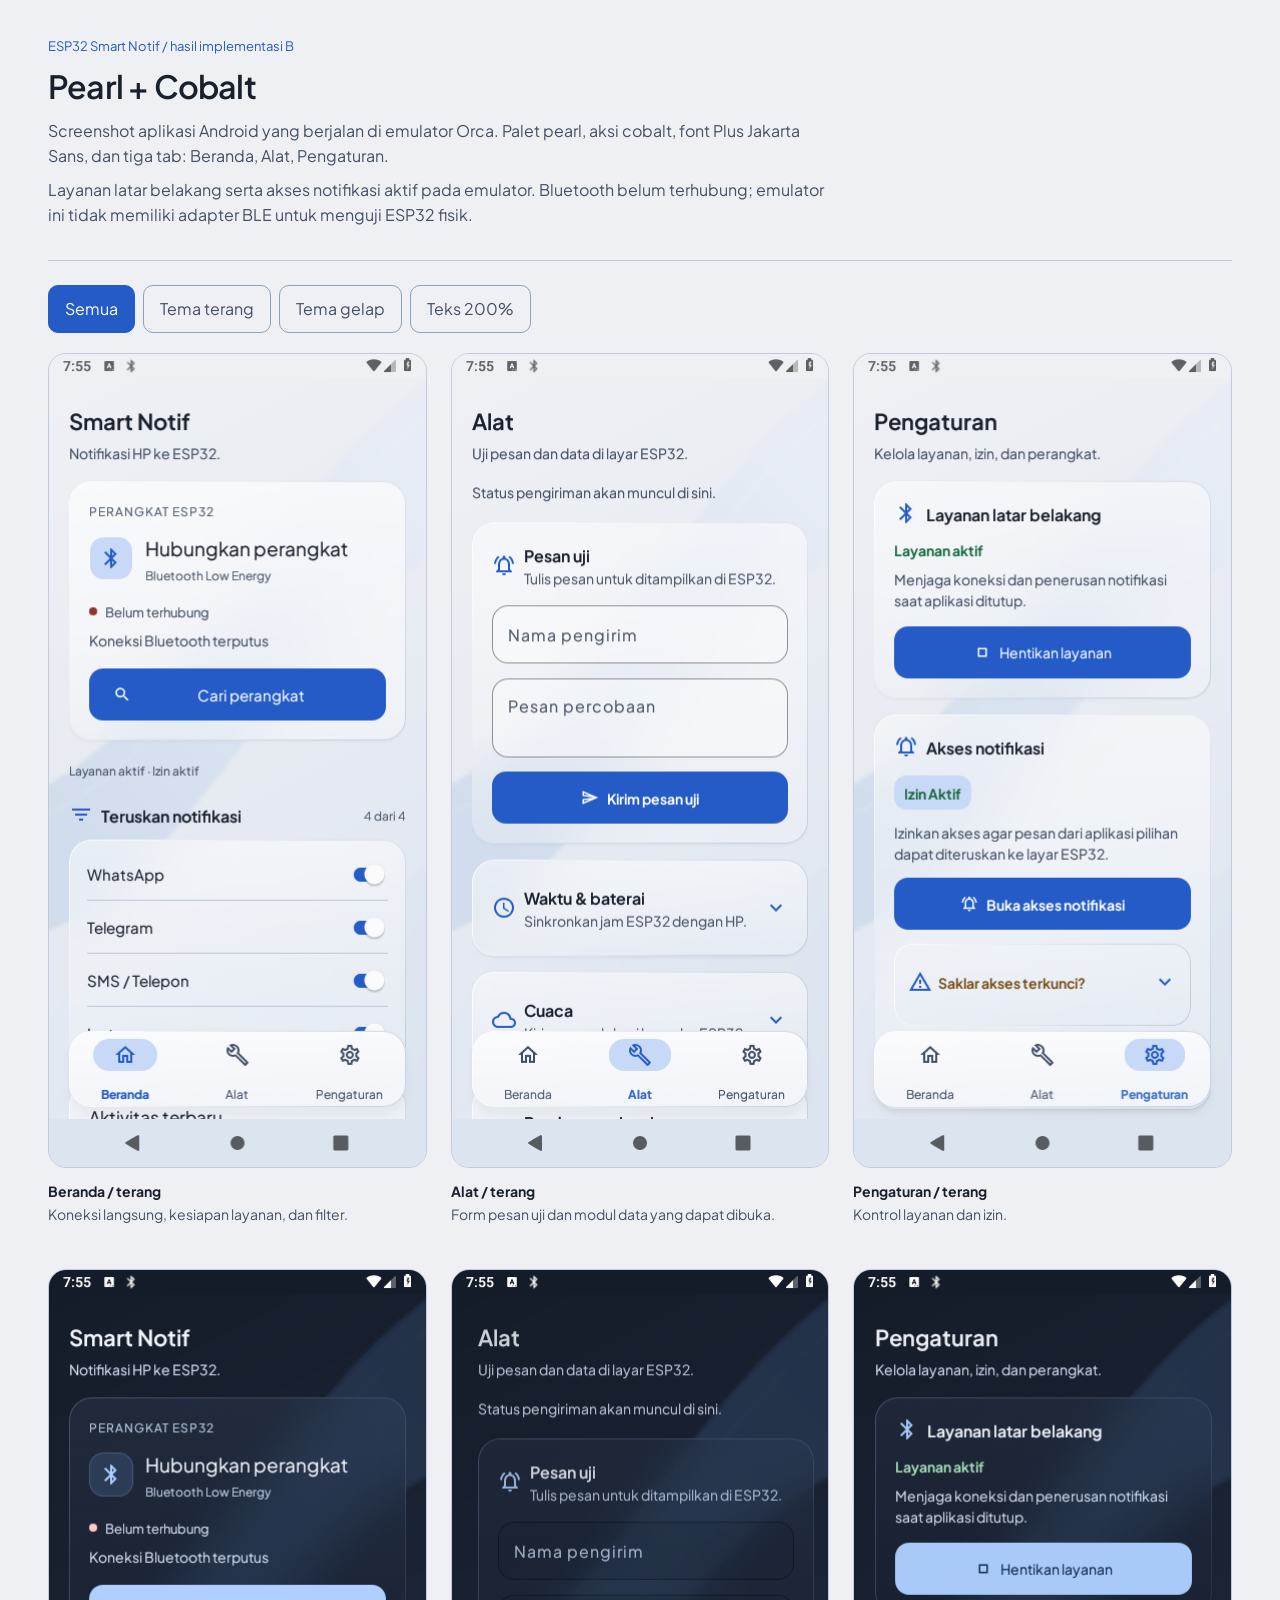
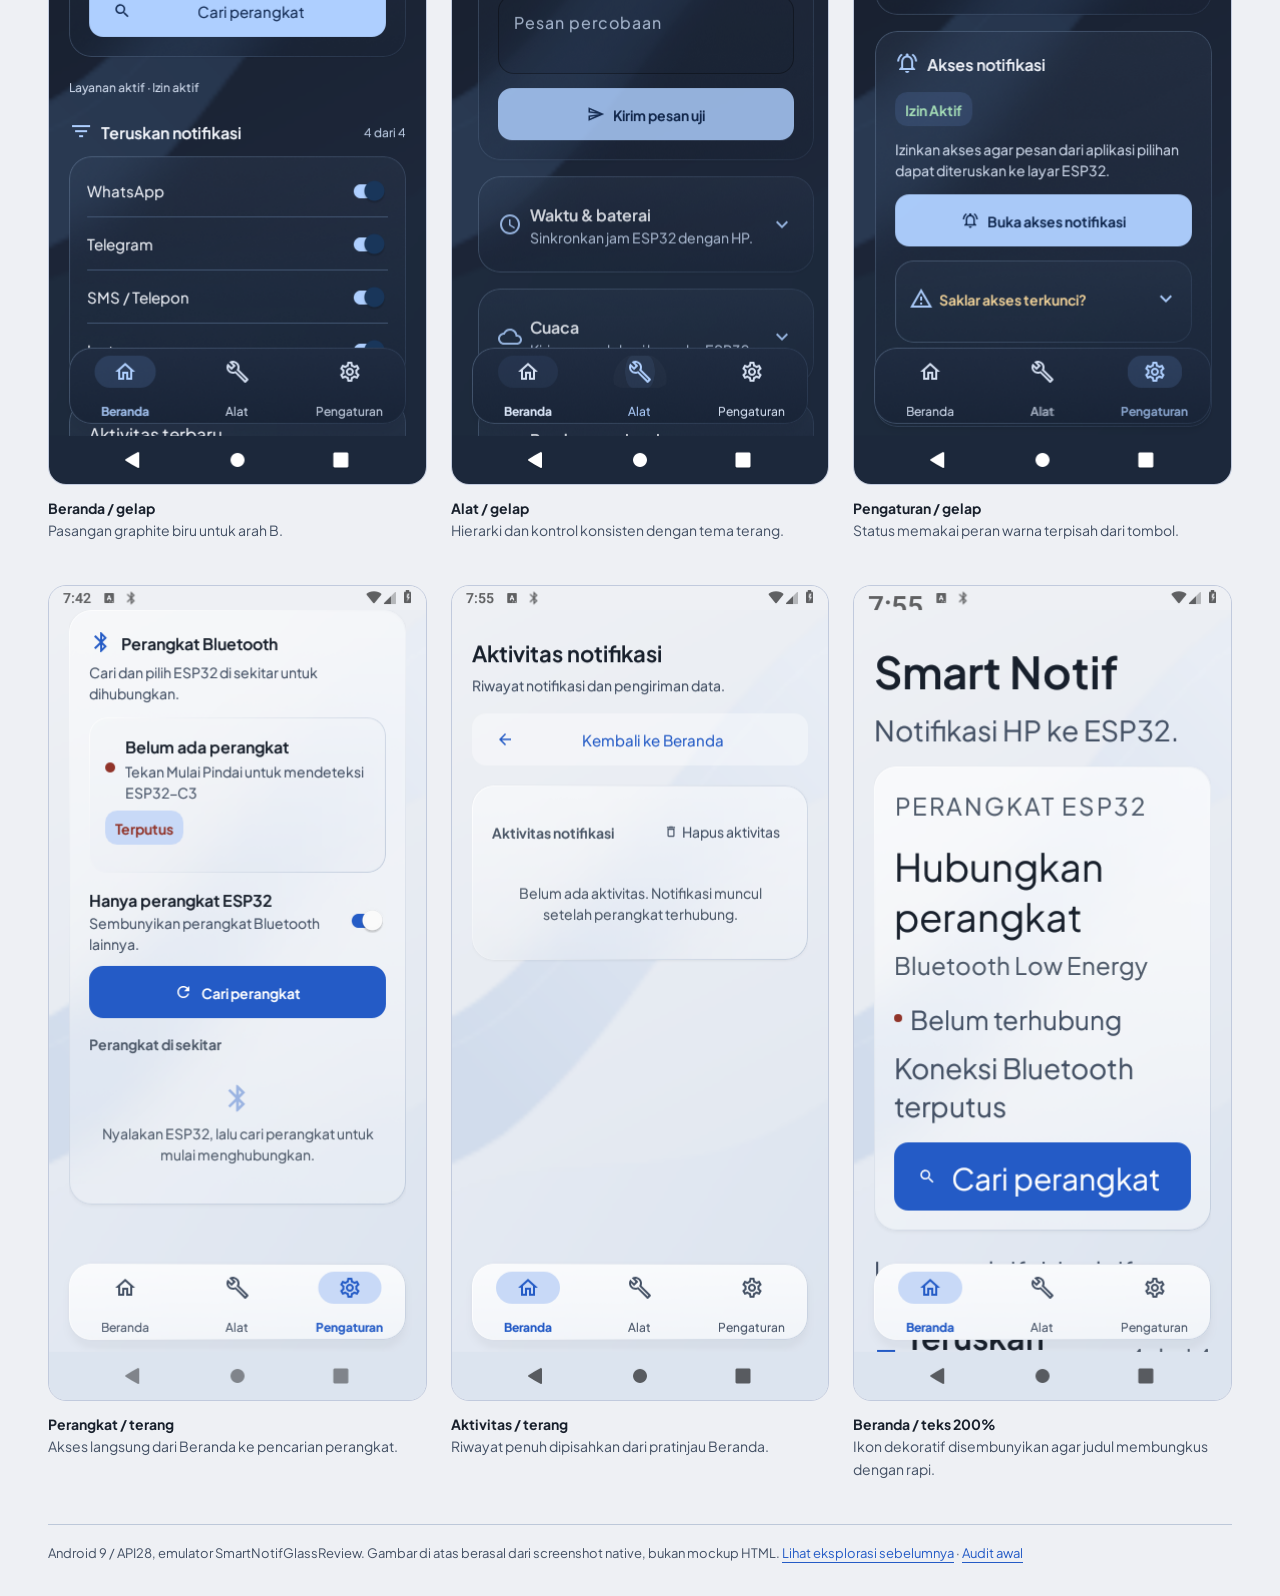
<file: android_app/design-review/2026-10-03/native/index.html>
<!doctype html>
<html lang="id"><head><meta charset="utf-8"><meta name="viewport" content="width=device-width,initial-scale=1"><title>Pearl + Cobalt — hasil native</title><link rel="stylesheet" href="../fonts/jakarta.css"><style>
*{box-sizing:border-box}body{margin:0;background:#eef0f4;color:#18202c;font-family:'Plus Jakarta Sans',sans-serif;line-height:1.6}.wrap{max-width:1240px;margin:auto;padding:32px 28px}header{border-bottom:1px solid #bdc8d9;padding-bottom:24px;margin-bottom:24px}h1{font-size:32px;line-height:1.25;letter-spacing:-.8px;font-weight:600;margin:8px 0 12px}p{color:#435064;margin:8px 0;max-width:780px}.eyebrow{font-size:13px;color:#245bc6}.filters{display:flex;flex-wrap:wrap;gap:8px;margin:20px 0}button{font:inherit;background:transparent;color:#435064;border:1px solid #8b9fbe;min-height:48px;padding:10px 16px;border-radius:10px;cursor:pointer}button[aria-pressed=true]{background:#245bc6;color:white;border-color:#245bc6}button:focus-visible,a:focus-visible{outline:3px solid #245bc6;outline-offset:4px}.grid{display:grid;grid-template-columns:repeat(3,minmax(0,1fr));gap:24px}figure{margin:0;min-width:0}figure[hidden]{display:none}figure a{display:block}img{display:block;width:100%;height:auto;border-radius:18px;border:1px solid #c1cadd;background:#e3e9f2}figcaption{font-size:14px;padding:12px 0 20px;color:#435064}strong{color:#18202c}a{color:#245bc6;text-underline-offset:4px}footer{border-top:1px solid #bdc8d9;padding-top:18px;margin-top:24px;font-size:13px;color:#435064}@media(max-width:880px){.grid{grid-template-columns:repeat(2,minmax(0,1fr))}.wrap{padding:24px 18px}}@media(max-width:540px){.grid{grid-template-columns:1fr;max-width:376px;margin:auto}h1{font-size:26px}}@media(prefers-reduced-motion:reduce){*{scroll-behavior:auto}}
</style></head><body><main class="wrap"><header><span class="eyebrow">ESP32 Smart Notif / hasil implementasi B</span><h1>Pearl + Cobalt</h1><p>Screenshot aplikasi Android yang berjalan di emulator Orca. Palet pearl, aksi cobalt, font Plus Jakarta Sans, dan tiga tab: Beranda, Alat, Pengaturan.</p><p>Layanan latar belakang serta akses notifikasi aktif pada emulator. Bluetooth belum terhubung; emulator ini tidak memiliki adapter BLE untuk menguji ESP32 fisik.</p></header><div class="filters" role="group" aria-label="Filter screenshot"><button data-filter="all" aria-pressed="true">Semua</button><button data-filter="light" aria-pressed="false">Tema terang</button><button data-filter="dark" aria-pressed="false">Tema gelap</button><button data-filter="large" aria-pressed="false">Teks 200%</button></div><section class="grid" aria-label="Screenshot native">
<figure data-theme="light"><a href="home-light.png"><img src="home-light.png" alt="Beranda tema terang dengan panel koneksi, ringkasan kesiapan dan filter aplikasi" width="376" height="812"></a><figcaption><strong>Beranda / terang</strong><br>Koneksi langsung, kesiapan layanan, dan filter.</figcaption></figure>
<figure data-theme="light"><a href="tools-light.png"><img src="tools-light.png" alt="Tab Alat tema terang menampilkan pesan uji dan modul waktu" width="376" height="812"></a><figcaption><strong>Alat / terang</strong><br>Form pesan uji dan modul data yang dapat dibuka.</figcaption></figure>
<figure data-theme="light"><a href="settings-light.png"><img src="settings-light.png" alt="Pengaturan tema terang menampilkan layanan aktif dan akses notifikasi" width="376" height="812"></a><figcaption><strong>Pengaturan / terang</strong><br>Kontrol layanan dan izin.</figcaption></figure>
<figure data-theme="dark"><a href="home-dark.png"><img src="home-dark.png" alt="Beranda tema gelap dengan kaca graphite dan aksen cobalt terang" width="376" height="812" loading="lazy"></a><figcaption><strong>Beranda / gelap</strong><br>Pasangan graphite biru untuk arah B.</figcaption></figure>
<figure data-theme="dark"><a href="tools-dark.png"><img src="tools-dark.png" alt="Alat tema gelap dengan pesan uji dan modul waktu" width="376" height="812" loading="lazy"></a><figcaption><strong>Alat / gelap</strong><br>Hierarki dan kontrol konsisten dengan tema terang.</figcaption></figure>
<figure data-theme="dark"><a href="settings-dark.png"><img src="settings-dark.png" alt="Pengaturan tema gelap dengan layanan aktif dan akses notifikasi" width="376" height="812" loading="lazy"></a><figcaption><strong>Pengaturan / gelap</strong><br>Status memakai peran warna terpisah dari tombol.</figcaption></figure>
<figure data-theme="light"><a href="device-light.png"><img src="device-light.png" alt="Detail perangkat Bluetooth yang dibuka dari tombol koneksi Beranda" width="376" height="812" loading="lazy"></a><figcaption><strong>Perangkat / terang</strong><br>Akses langsung dari Beranda ke pencarian perangkat.</figcaption></figure>
<figure data-theme="light"><a href="activity-light.png"><img src="activity-light.png" alt="Halaman aktivitas kosong dengan tombol kembali ke Beranda" width="376" height="812" loading="lazy"></a><figcaption><strong>Aktivitas / terang</strong><br>Riwayat penuh dipisahkan dari pratinjau Beranda.</figcaption></figure>
<figure data-theme="large"><a href="home-large-text.png"><img src="home-large-text.png" alt="Beranda dengan teks 200 persen, judul perangkat memakai lebar penuh" width="376" height="812" loading="lazy"></a><figcaption><strong>Beranda / teks 200%</strong><br>Ikon dekoratif disembunyikan agar judul membungkus dengan rapi.</figcaption></figure>
</section><footer>Android 9 / API28, emulator SmartNotifGlassReview. Gambar di atas berasal dari screenshot native, bukan mockup HTML. <a href="../directions.html">Lihat eksplorasi sebelumnya</a> · <a href="../audit-and-references.md">Audit awal</a></footer></main><script>
document.querySelectorAll('[data-filter]').forEach(button=>button.addEventListener('click',()=>{document.querySelectorAll('[data-filter]').forEach(b=>b.setAttribute('aria-pressed',String(b===button)));document.querySelectorAll('[data-theme]').forEach(f=>f.hidden=button.dataset.filter!=='all'&&f.dataset.theme!==button.dataset.filter);}));
</script></body></html>
</file>
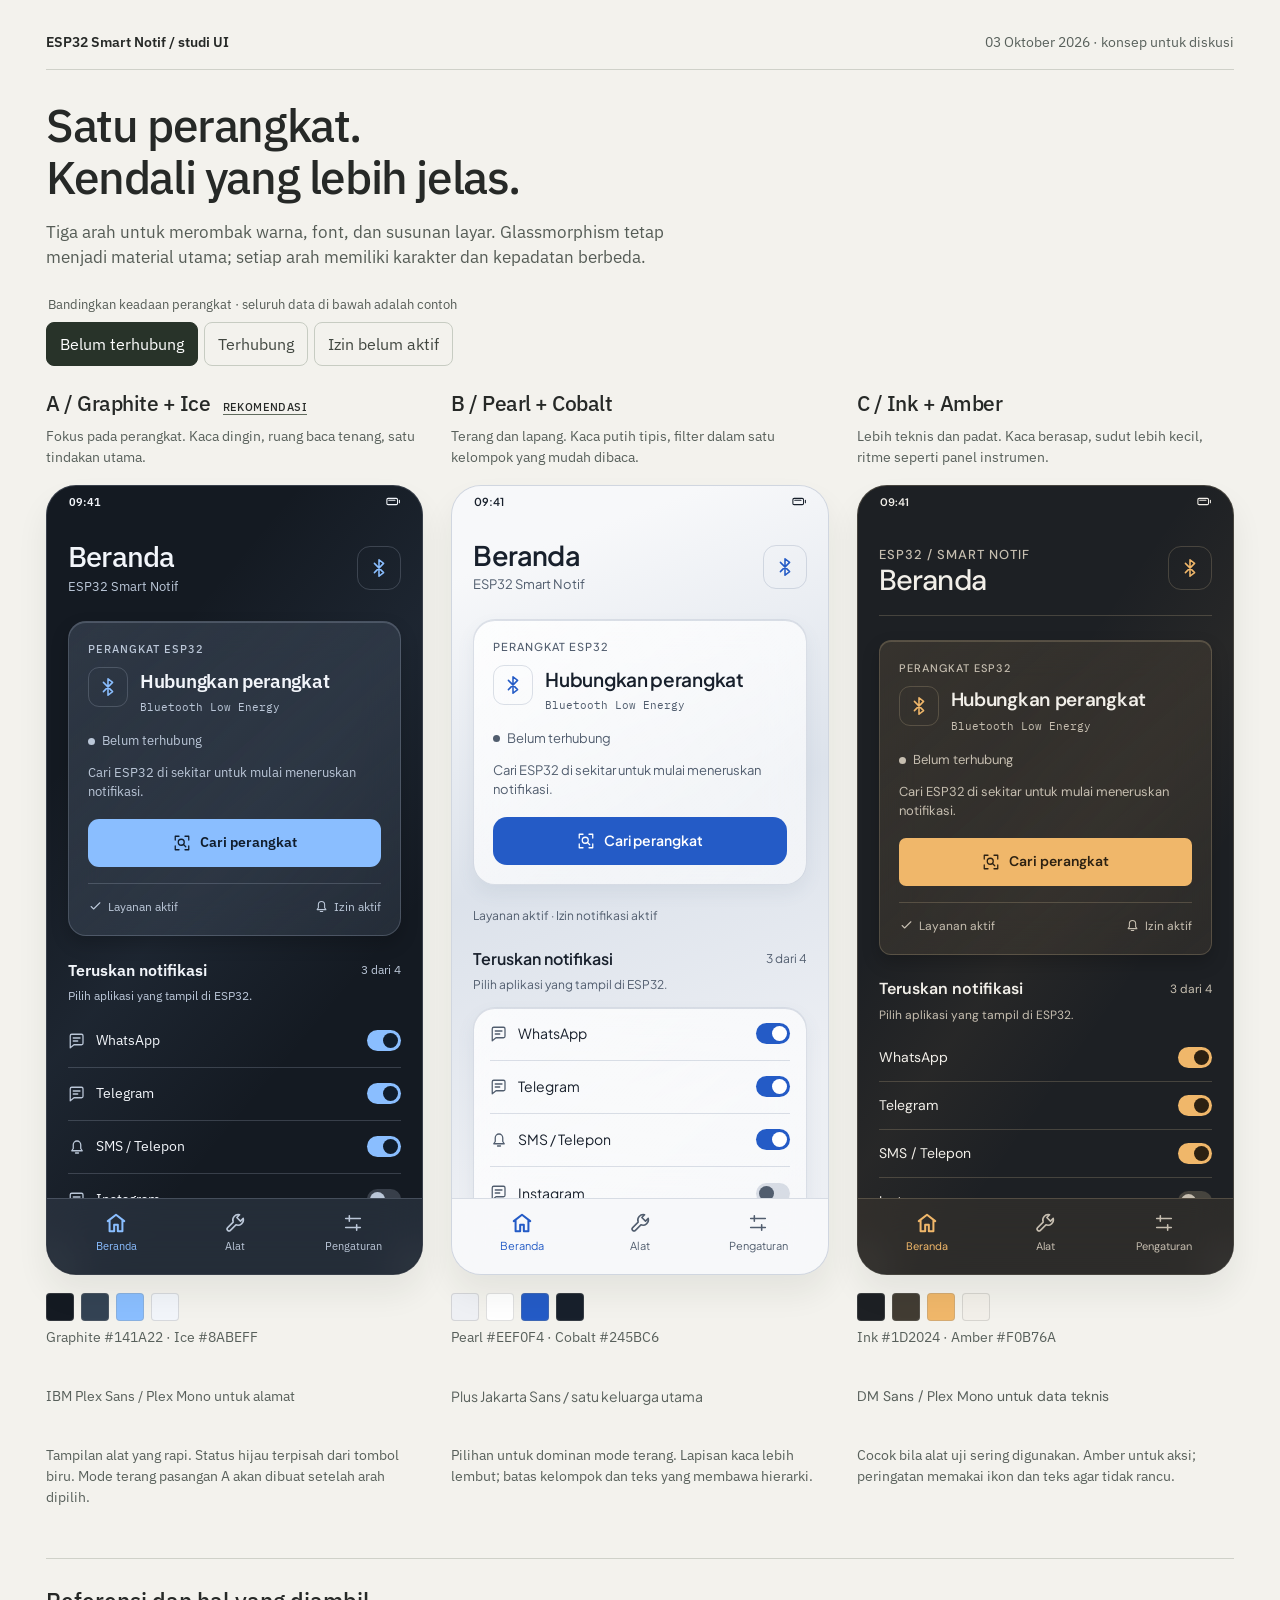
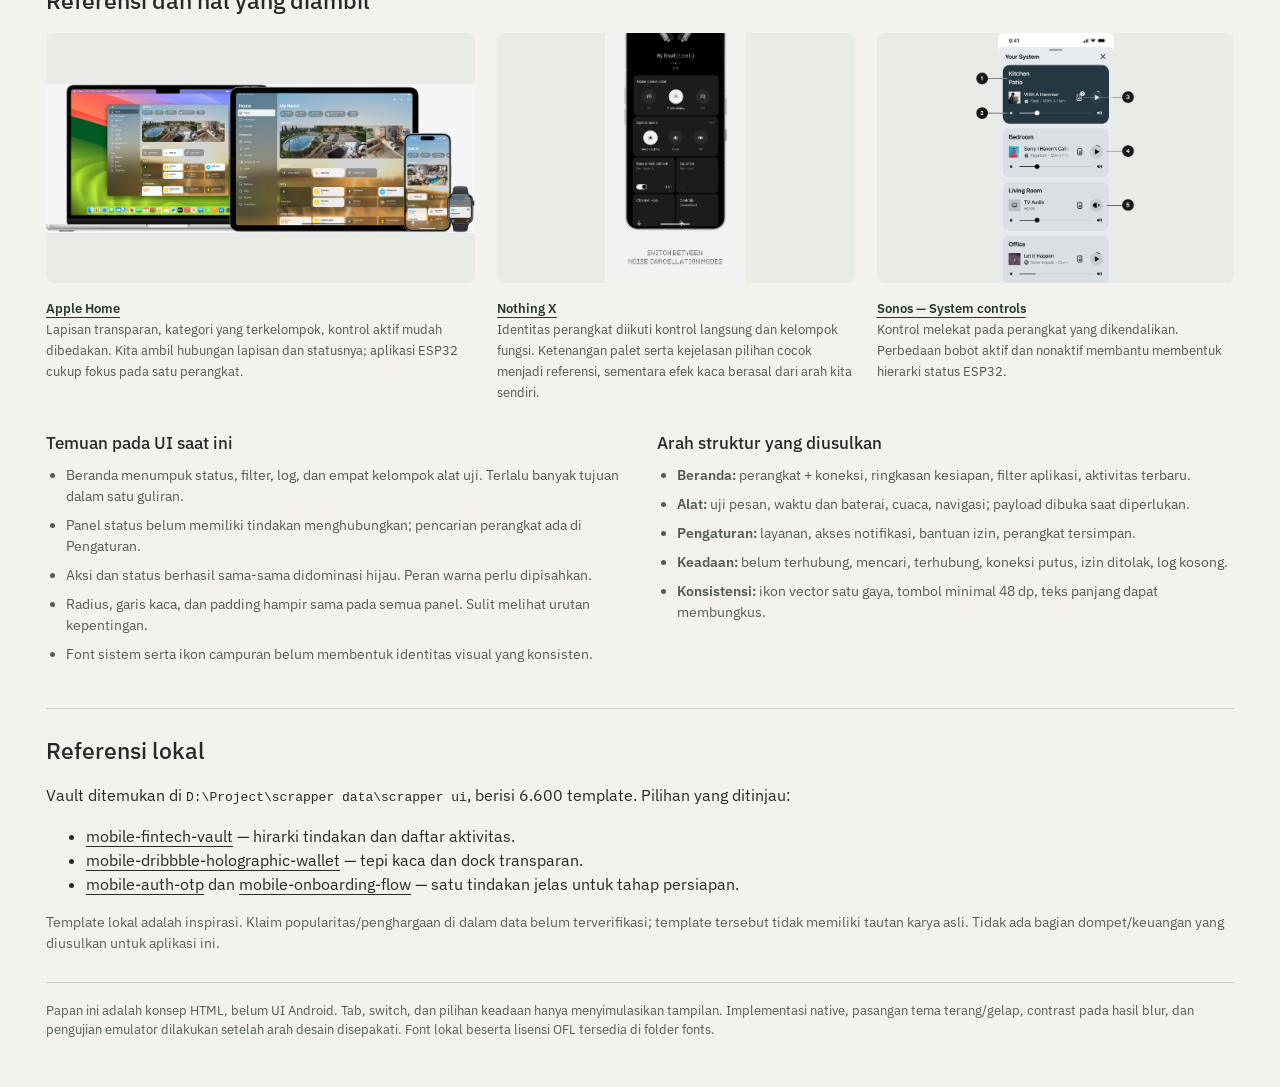
<file: android_app/design-review/2026-10-03/directions.html>
<!doctype html>
<html lang="id">
<head>
<meta charset="utf-8"><meta name="viewport" content="width=device-width, initial-scale=1">
<title>ESP32 Smart Notif — diskusi arah UI</title>
<link rel="stylesheet" href="fonts/plex.css"><link rel="stylesheet" href="fonts/jakarta.css"><link rel="stylesheet" href="fonts/dm.css"><link rel="stylesheet" href="fonts/mono.css">
<style>
:root{font-family:'IBM Plex Sans',sans-serif;color:#262927;background:#f3f2ed;font-synthesis:none;line-height:1.5}*{box-sizing:border-box}body{margin:0}button,a,input{font:inherit}button{cursor:pointer}a{color:inherit;text-underline-offset:4px}button:focus-visible,a:focus-visible,input:focus-visible{outline:3px solid #277bc4;outline-offset:4px}svg{width:22px;height:22px;fill:none;stroke:currentColor;stroke-width:1.7;stroke-linecap:round;stroke-linejoin:round;flex-shrink:0}.symbols{position:absolute;width:0;height:0;overflow:hidden}.wrap{max-width:1260px;padding:32px 36px 48px;margin:auto}.topline{display:flex;align-items:center;justify-content:space-between;gap:16px;border-bottom:1px solid #cfd1c9;padding-bottom:16px;font-size:14px}.wordmark{font-weight:600}.edition{color:#58605b}header{padding:30px 0 24px;max-width:820px}h1{font-size:clamp(30px,4vw,46px);line-height:1.13;font-weight:500;letter-spacing:-1.4px;margin:0 0 16px}header p{max-width:680px;font-size:17px;color:#555c56;margin:0}.review-controls{display:flex;gap:12px;align-items:center;flex-wrap:wrap;padding-bottom:22px}.review-controls fieldset{border:0;padding:0;margin:0;display:flex;gap:6px;flex-wrap:wrap}.review-controls legend{font-size:13px;color:#545b55;margin-bottom:8px}.state{min-height:44px;padding:8px 13px;border:1px solid #c7ccc2;border-radius:8px;background:transparent;color:#414740}.state[aria-pressed=true]{background:#283329;border-color:#283329;color:white}.compare{display:grid;grid-template-columns:repeat(3,minmax(0,1fr));gap:28px}.direction{min-width:0}.direction>h2{font-size:21px;font-weight:500;margin:0;letter-spacing:-.5px}.direction>p{font-size:14px;color:#58605b;margin:6px 0 15px;min-height:44px}.preferred{font-size:11px;letter-spacing:.4px;text-transform:uppercase;border-bottom:1px solid #606b5d;margin-left:8px;white-space:nowrap}.phone{--bg:#141a22;--surface:rgba(58,69,84,.46);--text:#f2f5fa;--muted:#bbc7d8;--accent:#8abeff;--onaccent:#101d2c;--edge:rgba(220,234,255,.18);--success:#98d8b0;--danger:#ffb4a9;--shadow:rgba(0,0,0,.2);--radius:18px;--font:'IBM Plex Sans';height:790px;border-radius:30px;border:1px solid var(--edge);box-shadow:0 18px 32px #222a2312;overflow:hidden;position:relative;background:var(--bg);color:var(--text);font-family:var(--font),sans-serif;isolation:isolate}.phone:before{content:'';position:absolute;inset:0;background:linear-gradient(130deg,transparent 24%,#80a2cf16 47%,transparent 70%);z-index:-1}.pearl{--bg:#eef0f4;--surface:rgba(255,255,255,.56);--text:#18202c;--muted:#515d6e;--accent:#245bc6;--onaccent:#fff;--edge:rgba(102,119,149,.22);--success:#16683d;--danger:#91342a;--shadow:rgba(79,100,127,.08);--radius:22px;--font:'Plus Jakarta Sans'}.pearl:before{background:linear-gradient(160deg,#fff8 10%,#c1cddd66 45%,#e7ebf233 78%)}.amber{--bg:#1d2024;--surface:rgba(66,60,51,.44);--text:#f2efe9;--muted:#c6beb0;--accent:#f0b76a;--onaccent:#2c2112;--edge:rgba(236,209,164,.2);--success:#a4d5ad;--danger:#ffb4a9;--radius:12px;--font:'DM Sans'}.amber:before{background:linear-gradient(125deg,transparent 36%,#e2b16c0d 52%,transparent 67%)}.systembar{height:31px;padding:8px 22px 0;display:flex;justify-content:space-between;font-size:11px;font-weight:600}.systembar svg{width:15px;height:15px}.screen{height:calc(100% - 107px);overflow:auto;scrollbar-width:thin;scrollbar-color:var(--edge) transparent;padding:23px 21px 26px;overscroll-behavior:contain}.app-head{display:flex;justify-content:space-between;gap:10px;align-items:center;margin-bottom:24px}.app-head h3{font-size:29px;line-height:1.12;letter-spacing:-.8px;font-weight:500;margin:0}.app-head p{color:var(--muted);font-size:13px;margin:5px 0 0}.app-head .mark{padding:10px;border:1px solid var(--edge);border-radius:13px;color:var(--accent);display:flex}.pearl .app-head h3{font-size:27px;font-weight:600}.amber .app-head{border-bottom:1px solid var(--edge);padding-bottom:18px}.amber .app-head h3{font-weight:500}.eyebrow{color:var(--muted);font-size:11px;letter-spacing:1px;text-transform:uppercase;font-weight:500;margin:0 0 10px}.glass{background:linear-gradient(140deg,var(--surface),transparent),var(--surface);border:1px solid var(--edge);border-radius:var(--radius);box-shadow:inset 0 1px 0 var(--edge),0 8px 18px var(--shadow);backdrop-filter:blur(18px);padding:19px;margin-bottom:22px}.device-top{display:flex;gap:12px;align-items:flex-start;margin-bottom:16px}.device-top .device-icon{width:40px;height:40px;color:var(--accent);display:grid;place-items:center;border-radius:11px;border:1px solid var(--edge)}.device-top strong{font-weight:600;font-size:19px;display:block;letter-spacing:-.3px}.device-top .mono{margin-top:3px}.mono{font-family:'IBM Plex Mono',monospace;font-size:11px;color:var(--muted);overflow-wrap:anywhere}.status-label{display:flex;align-items:center;gap:7px;font-size:13px;color:var(--muted);margin-bottom:12px}.status-dot{width:7px;height:7px;border-radius:50%;background:var(--muted)}.connected .status-dot{background:var(--success)}.connected .status-label{color:var(--success)}.device-note{font-size:13px;line-height:1.5;color:var(--muted);margin:0 0 17px}.phone button{color:var(--text)}.action{border:0;border-radius:11px;background:var(--accent);color:var(--onaccent)!important;min-height:48px;width:100%;font-size:14px;font-weight:600;display:flex;align-items:center;justify-content:center;gap:9px;padding:10px 12px}.action svg{width:18px;height:18px}.pearl .action{border-radius:14px}.amber .action{border-radius:7px}.action.secondary{background:transparent;color:var(--accent)!important;border:1px solid var(--edge)}.service-rail{display:flex;justify-content:space-between;gap:10px;font-size:12px;color:var(--muted);padding-top:14px;border-top:1px solid var(--edge);margin-top:16px}.service-rail span{display:flex;align-items:center;gap:5px}.service-rail svg{width:15px;height:15px}.section-heading{display:flex;justify-content:space-between;gap:10px;align-items:center;margin:22px 0 5px}.section-heading h4{font-size:16px;font-weight:600;margin:0}.section-heading small{color:var(--muted);font-size:12px}.section-desc{font-size:12px;color:var(--muted);margin:0 0 10px}.filters{margin-bottom:22px}.filter{min-height:53px;width:100%;padding:9px 0;display:flex;align-items:center;justify-content:space-between;gap:12px;border:0;border-bottom:1px solid var(--edge);background:transparent;text-align:left;font-size:14px}.filter-label{display:flex;align-items:center;gap:10px}.filter-label svg{width:18px;height:18px;color:var(--muted)}.toggle{width:34px;height:21px;border-radius:11px;background:var(--accent);position:relative;flex-shrink:0}.toggle:after{content:'';width:15px;height:15px;position:absolute;right:3px;top:3px;background:var(--onaccent);border-radius:50%}.filter[aria-checked=false] .toggle{background:var(--edge)}.filter[aria-checked=false] .toggle:after{left:3px;right:auto;background:var(--muted)}.pearl .filters{padding:0 16px;margin-top:13px}.pearl .filter:last-child{border-bottom:0}.amber .filter{min-height:48px}.activity{border-left:2px solid var(--edge);padding-left:13px;color:var(--muted);font-size:13px;margin-top:16px}.activity strong{font-size:13px;font-weight:500;color:var(--text)}.activity p{margin:4px 0}.text-action{background:transparent;border:0;padding:10px 0;font-size:12px;color:var(--accent)!important;min-height:44px;text-align:left}.notice{background:var(--surface);border-radius:9px;border:1px solid var(--edge);padding:13px;font-size:13px;margin-bottom:20px;display:flex;gap:10px}.notice svg{width:18px;color:var(--accent)}.notice p{margin:0}.notice strong{display:block;font-size:13px}.tool-row{width:100%;background:transparent;border:0;border-bottom:1px solid var(--edge);padding:17px 0;display:flex;gap:12px;align-items:center;text-align:left;min-height:65px}.tool-row>svg:first-child{color:var(--accent)}.tool-row>svg:last-child{margin-left:auto;width:17px}.tool-row strong{display:block;font-size:15px;font-weight:500}.tool-row small{font-size:12px;color:var(--muted)}.settings-panel h4{font-size:16px;margin:0 0 8px}.settings-panel p{font-size:13px;color:var(--muted);margin:0 0 16px}.settings-panel .state-label{color:var(--success)}.bottom-nav{height:76px;position:absolute;bottom:0;left:0;right:0;border-top:1px solid var(--edge);background:var(--surface);backdrop-filter:blur(22px);display:grid;grid-template-columns:repeat(3,1fr);padding:6px 10px 12px}.bottom-nav button{border:0;background:transparent;color:var(--muted);min-height:48px;display:flex;align-items:center;justify-content:center;flex-direction:column;gap:4px;font-size:11px}.bottom-nav button[aria-pressed=true]{color:var(--accent)}.bottom-nav button[aria-pressed=true] svg{stroke-width:2.2}.phone-note{font-size:12px;color:var(--muted);padding:8px 0}.swatches{display:flex;gap:7px;margin-top:18px}.swatch{border-radius:4px;width:28px;height:28px;border:1px solid #8884}.palette-label{font-size:12px;color:#535c54;margin:8px 0}.type-spec{font-size:14px;margin:6px 0 0}.rationale{font-size:14px;color:#596259;margin:10px 0}.reference-block{border-top:1px solid #cfd1c9;margin-top:35px;padding-top:24px}.reference-block h2{font-size:23px;font-weight:500;margin:0 0 16px}.reference-grid{display:grid;grid-template-columns:1.2fr 1fr 1fr;gap:22px}.reference-grid figure{margin:0;min-width:0}.reference-grid img{width:100%;height:250px;object-fit:contain;background:#e9ebe7;border-radius:8px}.reference-grid figcaption{font-size:13px;color:#4f594f;margin-top:10px;line-height:1.6}.reference-grid figcaption a{font-weight:600;color:#29372c}.audit{display:grid;grid-template-columns:1fr 1fr;gap:34px;margin-top:28px}.audit h3{font-size:17px;font-weight:500;margin:0 0 8px}.audit p,.audit li{font-size:14px;color:#535c54}.audit ul{margin:0;padding-left:20px}.audit li{margin-bottom:8px}.draft-foot{margin-top:28px;padding-top:18px;border-top:1px solid #cfd1c9;font-size:13px;color:#535c54}dialog{max-width:450px;width:calc(100% - 36px);padding:25px;border-radius:14px;border:1px solid #c2c8be;background:#f3f2ed;color:#263129}dialog::backdrop{background:#0d180d88}dialog h2{font-size:22px;font-weight:500;margin:0 0 12px}dialog button{min-height:44px;padding:8px 16px;background:#283329;color:white;border-radius:8px;border:0}dialog p{font-size:15px}.hidden{display:none}@media(max-width:1000px){.wrap{padding:24px}.compare{gap:15px}.screen{padding:22px 15px}.device-top strong{font-size:17px}.phone{height:810px}}@media(max-width:800px){.compare{grid-template-columns:1fr}.direction{max-width:420px;width:100%;margin:0 auto 22px}.direction>p{min-height:0}.phone{height:780px}.screen{padding:23px 21px}.reference-grid,.audit{grid-template-columns:1fr}.reference-grid img{height:300px}.topline{align-items:flex-start;font-size:12px}.wrap{padding:22px 18px}h1{letter-spacing:-.7px}.reference-grid{gap:25px}}@media(prefers-reduced-motion:reduce){*{scroll-behavior:auto}}
</style>
</head>
<body>
<svg class="symbols" aria-hidden="true"><defs>
<symbol id="bluetooth" viewBox="0 0 24 24"><path d="m7 7 10 10-5 4V3l5 4L7 17"/></symbol>
<symbol id="home" viewBox="0 0 24 24"><path d="m3 10 9-7 9 7M5 9v12h5v-7h4v7h5V9"/></symbol>
<symbol id="tools" viewBox="0 0 24 24"><path d="m14 6 4 4 3-3a6 6 0 0 1-8 7l-6 6a2 2 0 0 1-3-3l6-6a6 6 0 0 1 7-8z"/></symbol>
<symbol id="settings" viewBox="0 0 24 24"><path d="M4 7h16M4 17h16M8 4v6M16 14v6"/></symbol>
<symbol id="bell" viewBox="0 0 24 24"><path d="M5 17h14l-2-3V9a5 5 0 0 0-10 0v5zM10 20h4"/></symbol>
<symbol id="message" viewBox="0 0 24 24"><path d="M20 15a2 2 0 0 1-2 2H8l-5 4V5a2 2 0 0 1 2-2h13a2 2 0 0 1 2 2zM7 8h9M7 12h6"/></symbol>
<symbol id="clock" viewBox="0 0 24 24"><circle cx="12" cy="12" r="9"/><path d="M12 7v5l3 2"/></symbol>
<symbol id="weather" viewBox="0 0 24 24"><path d="M5 17a4 4 0 0 1 0-8 5 5 0 0 1 9-1 5 5 0 1 1 3 9z"/></symbol>
<symbol id="arrow" viewBox="0 0 24 24"><path d="m9 5 7 7-7 7"/></symbol>
<symbol id="scan" viewBox="0 0 24 24"><path d="M8 3H3v5M16 3h5v5M21 16v5h-5M8 21H3v-5"/><circle cx="11" cy="11" r="4"/><path d="m14 14 3 3"/></symbol>
<symbol id="check" viewBox="0 0 24 24"><path d="m5 12 4 4L19 6"/></symbol>
<symbol id="nav" viewBox="0 0 24 24"><path d="m12 3 8 18-8-5-8 5z"/></symbol>
<symbol id="battery" viewBox="0 0 24 24"><rect x="3" y="7" width="17" height="10" rx="2"/><path d="M23 10v4M6 10h10"/></symbol>
<symbol id="warning" viewBox="0 0 24 24"><path d="m12 3 10 18H2zM12 9v4M12 17h.01"/></symbol>
</defs></svg>
<main class="wrap">
<div class="topline"><span class="wordmark">ESP32 Smart Notif / studi UI</span><span class="edition">03 Oktober 2026 · konsep untuk diskusi</span></div>
<header><h1>Satu perangkat.<br>Kendali yang lebih jelas.</h1><p>Tiga arah untuk merombak warna, font, dan susunan layar. Glassmorphism tetap menjadi material utama; setiap arah memiliki karakter dan kepadatan berbeda.</p></header>
<div class="review-controls"><fieldset><legend>Bandingkan keadaan perangkat · seluruh data di bawah adalah contoh</legend><button class="state" aria-pressed="true" data-state="offline">Belum terhubung</button><button class="state" aria-pressed="false" data-state="connected">Terhubung</button><button class="state" aria-pressed="false" data-state="permission">Izin belum aktif</button></fieldset></div>
<section class="compare" aria-label="Perbandingan tiga konsep">
<article class="direction"><h2>A / Graphite + Ice <span class="preferred">Rekomendasi</span></h2><p>Fokus pada perangkat. Kaca dingin, ruang baca tenang, satu tindakan utama.</p><div class="phone graphite" data-direction="a" aria-label="Konsep A"><div class="systembar"><span>09:41</span><svg aria-hidden="true"><use href="#battery"/></svg></div><div class="screen" tabindex="0" aria-label="Layar contoh A, dapat digulir"></div><nav class="bottom-nav" aria-label="Navigasi konsep A"></nav></div><div class="swatches"><span class="swatch" style="background:#141a22" title="Canvas #141A22"></span><span class="swatch" style="background:#344354" title="Tint kaca #344354"></span><span class="swatch" style="background:#8abeff" title="Aksi #8ABEFF"></span><span class="swatch" style="background:#f2f5fa" title="Teks #F2F5FA"></span></div><p class="palette-label">Graphite #141A22 · Ice #8ABEFF</p><p class="type-spec" style="font-family:'IBM Plex Sans'">IBM Plex Sans / Plex Mono untuk alamat</p><p class="rationale">Tampilan alat yang rapi. Status hijau terpisah dari tombol biru. Mode terang pasangan A akan dibuat setelah arah dipilih.</p></article>
<article class="direction"><h2>B / Pearl + Cobalt</h2><p>Terang dan lapang. Kaca putih tipis, filter dalam satu kelompok yang mudah dibaca.</p><div class="phone pearl" data-direction="b" aria-label="Konsep B"><div class="systembar"><span>09:41</span><svg aria-hidden="true"><use href="#battery"/></svg></div><div class="screen" tabindex="0" aria-label="Layar contoh B, dapat digulir"></div><nav class="bottom-nav" aria-label="Navigasi konsep B"></nav></div><div class="swatches"><span class="swatch" style="background:#eef0f4" title="Canvas #EEF0F4"></span><span class="swatch" style="background:#fff" title="Tint kaca #FFFFFF"></span><span class="swatch" style="background:#245bc6" title="Aksi #245BC6"></span><span class="swatch" style="background:#18202c" title="Teks #18202C"></span></div><p class="palette-label">Pearl #EEF0F4 · Cobalt #245BC6</p><p class="type-spec" style="font-family:'Plus Jakarta Sans'">Plus Jakarta Sans / satu keluarga utama</p><p class="rationale">Pilihan untuk dominan mode terang. Lapisan kaca lebih lembut; batas kelompok dan teks yang membawa hierarki.</p></article>
<article class="direction"><h2>C / Ink + Amber</h2><p>Lebih teknis dan padat. Kaca berasap, sudut lebih kecil, ritme seperti panel instrumen.</p><div class="phone amber" data-direction="c" aria-label="Konsep C"><div class="systembar"><span>09:41</span><svg aria-hidden="true"><use href="#battery"/></svg></div><div class="screen" tabindex="0" aria-label="Layar contoh C, dapat digulir"></div><nav class="bottom-nav" aria-label="Navigasi konsep C"></nav></div><div class="swatches"><span class="swatch" style="background:#1d2024" title="Canvas #1D2024"></span><span class="swatch" style="background:#423c33" title="Tint kaca #423C33"></span><span class="swatch" style="background:#f0b76a" title="Aksi #F0B76A"></span><span class="swatch" style="background:#f2efe9" title="Teks #F2EFE9"></span></div><p class="palette-label">Ink #1D2024 · Amber #F0B76A</p><p class="type-spec" style="font-family:'DM Sans'">DM Sans / Plex Mono untuk data teknis</p><p class="rationale">Cocok bila alat uji sering digunakan. Amber untuk aksi; peringatan memakai ikon dan teks agar tidak rancu.</p></article>
</section>
<section class="reference-block"><h2>Referensi dan hal yang diambil</h2><div class="reference-grid">
<figure><img src="references/apple-home.jpg" alt="Tampilan resmi Apple Home pada beberapa perangkat" width="1080" height="376"><figcaption><a href="https://www.apple.com/home-app/" target="_blank" rel="noreferrer">Apple Home</a><br>Lapisan transparan, kategori yang terkelompok, kontrol aktif mudah dibedakan. Kita ambil hubungan lapisan dan statusnya; aplikasi ESP32 cukup fokus pada satu perangkat.</figcaption></figure>
<figure><img src="references/nothing-x-2.webp" alt="Screenshot resmi Nothing X dengan kontrol headphone dan beberapa kelompok pengaturan" width="630" height="1120" loading="lazy"><figcaption><a href="https://play.google.com/store/apps/details?id=com.nothing.smartcenter" target="_blank" rel="noreferrer">Nothing X</a><br>Identitas perangkat diikuti kontrol langsung dan kelompok fungsi. Ketenangan palet serta kejelasan pilihan cocok menjadi referensi, sementara efek kaca berasal dari arah kita sendiri.</figcaption></figure>
<figure><img src="references/sonos-system.png" alt="Diagram resmi Sonos System dengan kelompok perangkat dan kontrol per kelompok" width="402" height="633" loading="lazy"><figcaption><a href="https://www.sonos.com/en-us/guides/sonosapp" target="_blank" rel="noreferrer">Sonos — System controls</a><br>Kontrol melekat pada perangkat yang dikendalikan. Perbedaan bobot aktif dan nonaktif membantu membentuk hierarki status ESP32.</figcaption></figure>
</div><div class="audit"><div><h3>Temuan pada UI saat ini</h3><ul><li>Beranda menumpuk status, filter, log, dan empat kelompok alat uji. Terlalu banyak tujuan dalam satu guliran.</li><li>Panel status belum memiliki tindakan menghubungkan; pencarian perangkat ada di Pengaturan.</li><li>Aksi dan status berhasil sama-sama didominasi hijau. Peran warna perlu dipisahkan.</li><li>Radius, garis kaca, dan padding hampir sama pada semua panel. Sulit melihat urutan kepentingan.</li><li>Font sistem serta ikon campuran belum membentuk identitas visual yang konsisten.</li></ul></div><div><h3>Arah struktur yang diusulkan</h3><ul><li><strong>Beranda:</strong> perangkat + koneksi, ringkasan kesiapan, filter aplikasi, aktivitas terbaru.</li><li><strong>Alat:</strong> uji pesan, waktu dan baterai, cuaca, navigasi; payload dibuka saat diperlukan.</li><li><strong>Pengaturan:</strong> layanan, akses notifikasi, bantuan izin, perangkat tersimpan.</li><li><strong>Keadaan:</strong> belum terhubung, mencari, terhubung, koneksi putus, izin ditolak, log kosong.</li><li><strong>Konsistensi:</strong> ikon vector satu gaya, tombol minimal 48 dp, teks panjang dapat membungkus.</li></ul></div></div></section>
<section class="reference-block"><h2>Referensi lokal</h2><p>Vault ditemukan di <code>D:\Project\scrapper data\scrapper ui</code>, berisi 6.600 template. Pilihan yang ditinjau:</p><ul><li><a href="references/mobile-fintech-vault.html">mobile-fintech-vault</a> — hirarki tindakan dan daftar aktivitas.</li><li><a href="references/mobile-dribbble-holographic-wallet.html">mobile-dribbble-holographic-wallet</a> — tepi kaca dan dock transparan.</li><li><a href="references/mobile-auth-otp.html">mobile-auth-otp</a> dan <a href="references/mobile-onboarding-flow.html">mobile-onboarding-flow</a> — satu tindakan jelas untuk tahap persiapan.</li></ul><p class="rationale">Template lokal adalah inspirasi. Klaim popularitas/penghargaan di dalam data belum terverifikasi; template tersebut tidak memiliki tautan karya asli. Tidak ada bagian dompet/keuangan yang diusulkan untuk aplikasi ini.</p></section>
<footer class="draft-foot">Papan ini adalah konsep HTML, belum UI Android. Tab, switch, dan pilihan keadaan hanya menyimulasikan tampilan. Implementasi native, pasangan tema terang/gelap, contrast pada hasil blur, dan pengujian emulator dilakukan setelah arah desain disepakati. Font lokal beserta lisensi OFL tersedia di folder fonts.</footer>
</main>
<dialog id="demo-dialog" aria-labelledby="dialog-title"><h2 id="dialog-title">Simulasi konsep</h2><p id="dialog-copy"></p><button id="dialog-close">Tutup</button></dialog>
<script>
const icon=(name)=>`<svg aria-hidden="true"><use href="#${name}"/></svg>`;
let currentState='offline';const tabs={a:'home',b:'home',c:'home'};
const filters={a:[true,true,true,false],b:[true,true,true,false],c:[true,true,true,false]};
const names=['WhatsApp','Telegram','SMS / Telepon','Instagram'];
function showDemo(text){document.getElementById('dialog-copy').textContent=text;document.getElementById('demo-dialog').showModal();}
document.getElementById('dialog-close').onclick=()=>document.getElementById('demo-dialog').close();
function device(direction){const connected=currentState==='connected';return `<section class="glass ${connected?'connected':''}" aria-label="Perangkat contoh"><p class="eyebrow">Perangkat ESP32</p><div class="device-top"><div class="device-icon">${icon('bluetooth')}</div><div><strong>${connected?'ESP32 Smart Notif':'Hubungkan perangkat'}</strong><div class="mono">${connected?'AA:BB:CC:11:22:33 · contoh':'Bluetooth Low Energy'}</div></div></div><div class="status-label"><span class="status-dot"></span>${connected?'Terhubung · contoh':'Belum terhubung'}</div><p class="device-note">${connected?'Siap menerima notifikasi dari ponsel.':'Cari ESP32 di sekitar untuk mulai meneruskan notifikasi.'}</p><button class="action" data-demo="scan">${icon(connected?'settings':'scan')}${connected?'Kelola perangkat':'Cari perangkat'}</button>${direction!=='b'?`<div class="service-rail"><span>${icon('check')}Layanan aktif</span><span>${icon(currentState==='permission'?'warning':'bell')}${currentState==='permission'?'Izin belum aktif':'Izin aktif'}</span></div>`:''}</section>`;}
function filterList(direction){return `<div class="section-heading"><h4>Teruskan notifikasi</h4><small>${filters[direction].filter(Boolean).length} dari 4</small></div><p class="section-desc">Pilih aplikasi yang tampil di ESP32.</p><div class="filters ${direction==='b'?'glass':''}">${names.map((name,i)=>`<button class="filter" role="switch" aria-checked="${filters[direction][i]}" data-filter="${i}"><span class="filter-label">${direction!=='c'?icon(i===2?'bell':'message'):''}${name}</span><span class="toggle" aria-hidden="true"></span></button>`).join('')}</div>`;}
function home(direction){return `${currentState==='permission'?`<div class="notice">${icon('warning')}<div><strong>Aktifkan akses notifikasi</strong><p>Agar pesan bisa diteruskan ke ESP32.</p><button class="text-action" data-tab="settings">Buka Pengaturan</button></div></div>`:''}${device(direction)}${direction==='b'?`<p class="section-desc">Layanan aktif · ${currentState==='permission'?'Izin belum aktif':'Izin notifikasi aktif'}</p>`:''}${filterList(direction)}<div class="section-heading"><h4>Aktivitas terbaru</h4><small>${currentState==='connected'?'Contoh':'Belum ada'}</small></div><div class="activity">${currentState==='connected'?'<strong>Pesan uji dikirim · contoh</strong><p>ESP32 siap menerima notifikasi.</p>':'<strong>Belum ada notifikasi</strong><p>Aktivitas muncul setelah perangkat terhubung.</p>'}</div><button class="text-action" data-demo="activity">Lihat aktivitas</button>`;}
function tools(){return `<p class="section-desc">${currentState==='connected'?'Perangkat terhubung · contoh':'Hubungkan ESP32 untuk mengirim data uji.'}</p><div class="glass"><p class="eyebrow">Uji perangkat</p>${[['bell','Pesan uji','Pengirim dan isi pesan'],['clock','Waktu & baterai','Sinkronkan data dari ponsel'],['weather','Cuaca','Data langsung atau contoh'],['nav','Navigasi','Instruksi, jarak, dan estimasi']].map(x=>`<button class="tool-row" data-demo="tool" data-tool="${x[1]}">${icon(x[0])}<span><strong>${x[1]}</strong><small>${x[2]}</small></span>${icon('arrow')}</button>`).join('')}</div><p class="phone-note">Payload teknis dibuka di detail setiap alat.</p>`;}
function settings(){return `<section class="glass settings-panel"><h4>Layanan latar belakang</h4><p class="state-label">Layanan aktif · contoh</p><p>Menjaga koneksi saat aplikasi ditutup.</p><button class="action secondary" data-demo="service">Hentikan layanan</button></section><section class="glass settings-panel"><h4>Akses notifikasi</h4><p>${currentState==='permission'?'Izin belum diberikan. Aktifkan untuk meneruskan notifikasi.':'Izin aktif · contoh. Kelola izin dari pengaturan Android.'}</p><button class="action secondary" data-demo="permission">Buka akses notifikasi</button><button class="text-action" data-demo="help">Bantuan akses terkunci</button></section><section class="glass settings-panel"><h4>Perangkat tersimpan</h4><p>${currentState==='connected'?'ESP32 Smart Notif · perangkat contoh.':'Belum ada perangkat tersimpan.'}</p><button class="action secondary" data-demo="scan">Kelola perangkat</button></section>`;}
function render(direction){const phone=document.querySelector(`[data-direction="${direction}"]`);const tab=tabs[direction];const screen=phone.querySelector('.screen');const scroll=screen.scrollTop;const titles={home:'Beranda',tools:'Alat',settings:'Pengaturan'};screen.innerHTML=`<div class="app-head"><div>${direction==='c'?'<p class="eyebrow">ESP32 / Smart Notif</p>':''}<h3>${titles[tab]}</h3>${direction!=='c'?'<p>ESP32 Smart Notif</p>':''}</div><span class="mark">${icon(tab==='home'?'bluetooth':tab==='tools'?'tools':'settings')}</span></div>${tab==='home'?home(direction):tab==='tools'?tools():settings()}`;screen.scrollTop=scroll;phone.querySelector('.bottom-nav').innerHTML=[['home','Beranda'],['tools','Alat'],['settings','Pengaturan']].map(x=>`<button aria-pressed="${tab===x[0]}" data-tab="${x[0]}">${icon(x[0])}<span>${x[1]}</span></button>`).join('');}
document.querySelectorAll('.phone').forEach(phone=>phone.addEventListener('click',event=>{const button=event.target.closest('button');if(!button)return;const dir=phone.dataset.direction;if(button.dataset.tab){tabs[dir]=button.dataset.tab;phone.querySelector('.screen').scrollTop=0;render(dir);}else if(button.dataset.filter!==undefined){const i=Number(button.dataset.filter);filters[dir][i]=!filters[dir][i];button.setAttribute('aria-checked',String(filters[dir][i]));phone.querySelector('.section-heading small').textContent=filters[dir].filter(Boolean).length+' dari 4';}else if(button.dataset.demo){const message={scan:'Pada aplikasi nanti, tindakan ini membuka daftar perangkat, proses pencarian, dan sambung ulang. Konsep HTML ini tidak mengakses Bluetooth.',activity:'Pada aplikasi nanti, riwayat dapat dibaca dan dihapus dari halaman detail. Beranda cukup menampilkan aktivitas terbaru.',tool:'Pada aplikasi nanti, form '+button.dataset.tool+' dibuka dengan label jelas dan payload yang dapat diperluas.',service:'Kontrol layanan latar belakang tetap tersedia dengan status yang mengikuti layanan sebenarnya.',permission:'Pada aplikasi nanti, tombol ini membuka pengaturan akses notifikasi Android.',help:'Bantuan izin tetap tersedia, ditampilkan hanya ketika diperlukan.'};showDemo(message[button.dataset.demo]);}}));
document.querySelectorAll('[data-state]').forEach(button=>button.onclick=()=>{currentState=button.dataset.state;document.querySelectorAll('[data-state]').forEach(x=>x.setAttribute('aria-pressed',String(x===button)));Object.keys(tabs).forEach(dir=>{tabs[dir]='home';render(dir);document.querySelector(`[data-direction="${dir}"] .screen`).scrollTop=0;});});
Object.keys(tabs).forEach(render);
</script>
</body></html>
</file>
<file: android_app/design-review/2026-10-03/fonts/jakarta.css>
@font-face {
  font-family: 'Plus Jakarta Sans';
  font-style: normal;
  font-weight: 400;
  font-display: swap;
  src: url(jakarta-0.ttf) format('truetype');
}
@font-face {
  font-family: 'Plus Jakarta Sans';
  font-style: normal;
  font-weight: 500;
  font-display: swap;
  src: url(jakarta-1.ttf) format('truetype');
}
@font-face {
  font-family: 'Plus Jakarta Sans';
  font-style: normal;
  font-weight: 600;
  font-display: swap;
  src: url(jakarta-2.ttf) format('truetype');
}
@font-face {
  font-family: 'Plus Jakarta Sans';
  font-style: normal;
  font-weight: 700;
  font-display: swap;
  src: url(jakarta-3.ttf) format('truetype');
}
</file>
<file: android_app/design-review/2026-10-03/fonts/plex.css>
@font-face {
  font-family: 'IBM Plex Sans';
  font-style: normal;
  font-weight: 400;
  font-stretch: normal;
  font-display: swap;
  src: url(plex-0.ttf) format('truetype');
}
@font-face {
  font-family: 'IBM Plex Sans';
  font-style: normal;
  font-weight: 500;
  font-stretch: normal;
  font-display: swap;
  src: url(plex-1.ttf) format('truetype');
}
@font-face {
  font-family: 'IBM Plex Sans';
  font-style: normal;
  font-weight: 600;
  font-stretch: normal;
  font-display: swap;
  src: url(plex-2.ttf) format('truetype');
}
</file>
<file: android_app/design-review/2026-10-03/fonts/dm.css>
@font-face {
  font-family: 'DM Sans';
  font-style: normal;
  font-weight: 400;
  font-display: swap;
  src: url(dm-0.ttf) format('truetype');
}
@font-face {
  font-family: 'DM Sans';
  font-style: normal;
  font-weight: 500;
  font-display: swap;
  src: url(dm-1.ttf) format('truetype');
}
@font-face {
  font-family: 'DM Sans';
  font-style: normal;
  font-weight: 600;
  font-display: swap;
  src: url(dm-2.ttf) format('truetype');
}
@font-face {
  font-family: 'DM Sans';
  font-style: normal;
  font-weight: 700;
  font-display: swap;
  src: url(dm-3.ttf) format('truetype');
}
</file>
<file: android_app/design-review/2026-10-03/fonts/mono.css>
@font-face {
  font-family: 'IBM Plex Mono';
  font-style: normal;
  font-weight: 400;
  font-display: swap;
  src: url(mono-0.ttf) format('truetype');
}
@font-face {
  font-family: 'IBM Plex Mono';
  font-style: normal;
  font-weight: 500;
  font-display: swap;
  src: url(mono-1.ttf) format('truetype');
}
</file>
